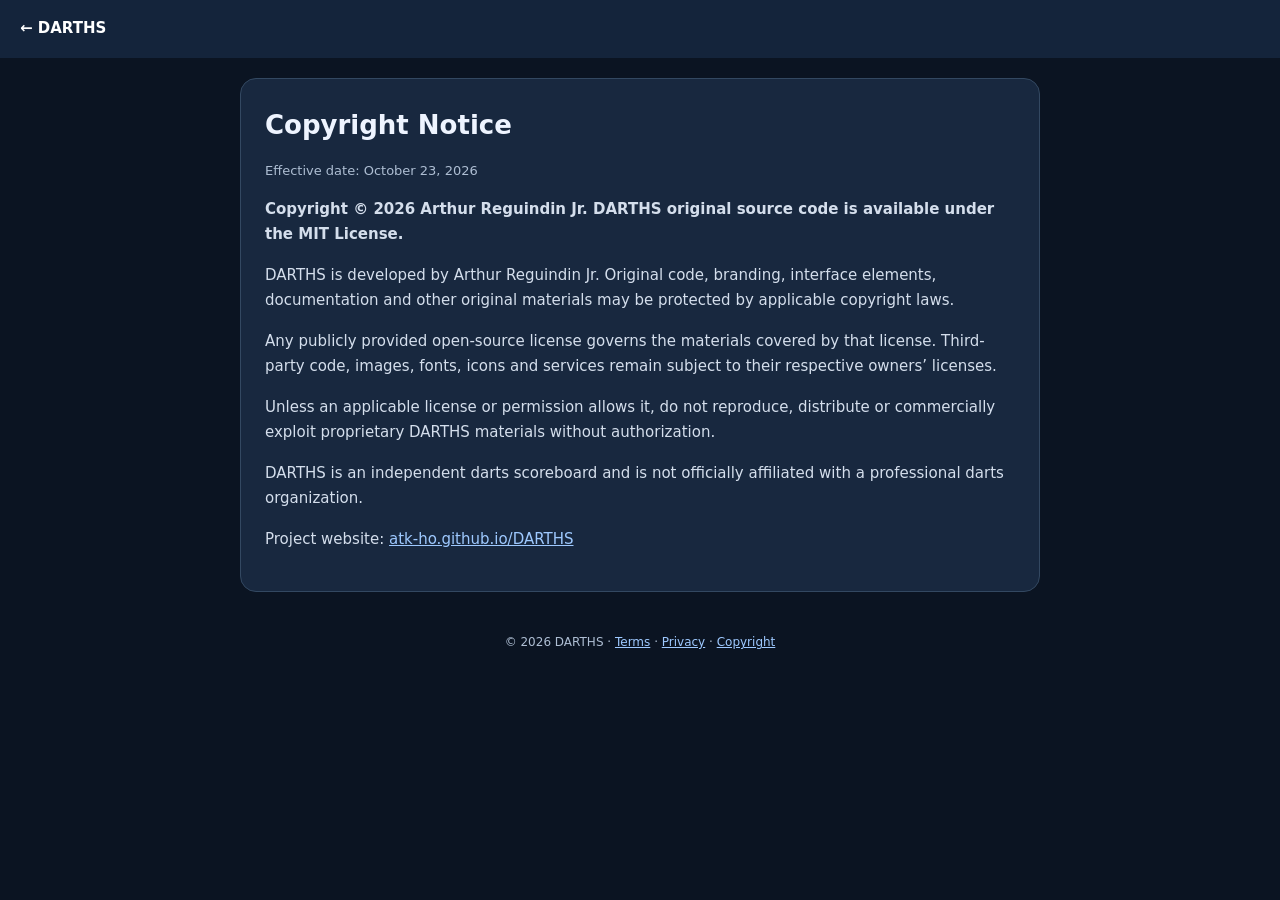
<file: copyright.html>
<!doctype html><html lang="en"><head><meta charset="utf-8"><meta name="viewport" content="width=device-width, initial-scale=1"><meta name="theme-color" content="#14243b"><title>Copyright Notice | DARTHS</title><link rel="icon" href="./icons/icon-192.png"><style>*{box-sizing:border-box}body{margin:0;background:#0b1422;color:#eef4ff;font:15px/1.7 system-ui,Arial,sans-serif}header{background:#14243b;padding:16px 20px}header a{color:#fff;text-decoration:none;font-weight:700}main{max-width:800px;margin:20px auto;padding:24px;background:#18283f;border:1px solid #334861;border-radius:16px}h1{font-size:26px;margin:0 0 5px}h2{font-size:18px;color:#fff;margin-top:26px}p,li{color:#d4deec}a{color:#9ec9ff}.muted{color:#aebed3;font-size:13px}footer{text-align:center;color:#aebed3;font-size:12px;padding:20px}@media(max-width:600px){main{margin:12px;padding:17px}h1{font-size:22px}}</style></head><body><header><a href="./index.html">← DARTHS</a></header><main><h1>Copyright Notice</h1><p class="muted">Effective date: October 23, 2026</p><p><strong>Copyright © 2026 Arthur Reguindin Jr. DARTHS original source code is available under the MIT License.</strong></p><p>DARTHS is developed by Arthur Reguindin Jr. Original code, branding, interface elements, documentation and other original materials may be protected by applicable copyright laws.</p><p>Any publicly provided open-source license governs the materials covered by that license. Third-party code, images, fonts, icons and services remain subject to their respective owners’ licenses.</p><p>Unless an applicable license or permission allows it, do not reproduce, distribute or commercially exploit proprietary DARTHS materials without authorization.</p><p>DARTHS is an independent darts scoreboard and is not officially affiliated with a professional darts organization.</p><p>Project website: <a href="https://atk-ho.github.io/DARTHS/">atk-ho.github.io/DARTHS</a></p></main><footer>© 2026 DARTHS · <a href="./terms.html">Terms</a> · <a href="./privacy.html">Privacy</a> · <a href="./copyright.html">Copyright</a></footer></body></html>
</file>
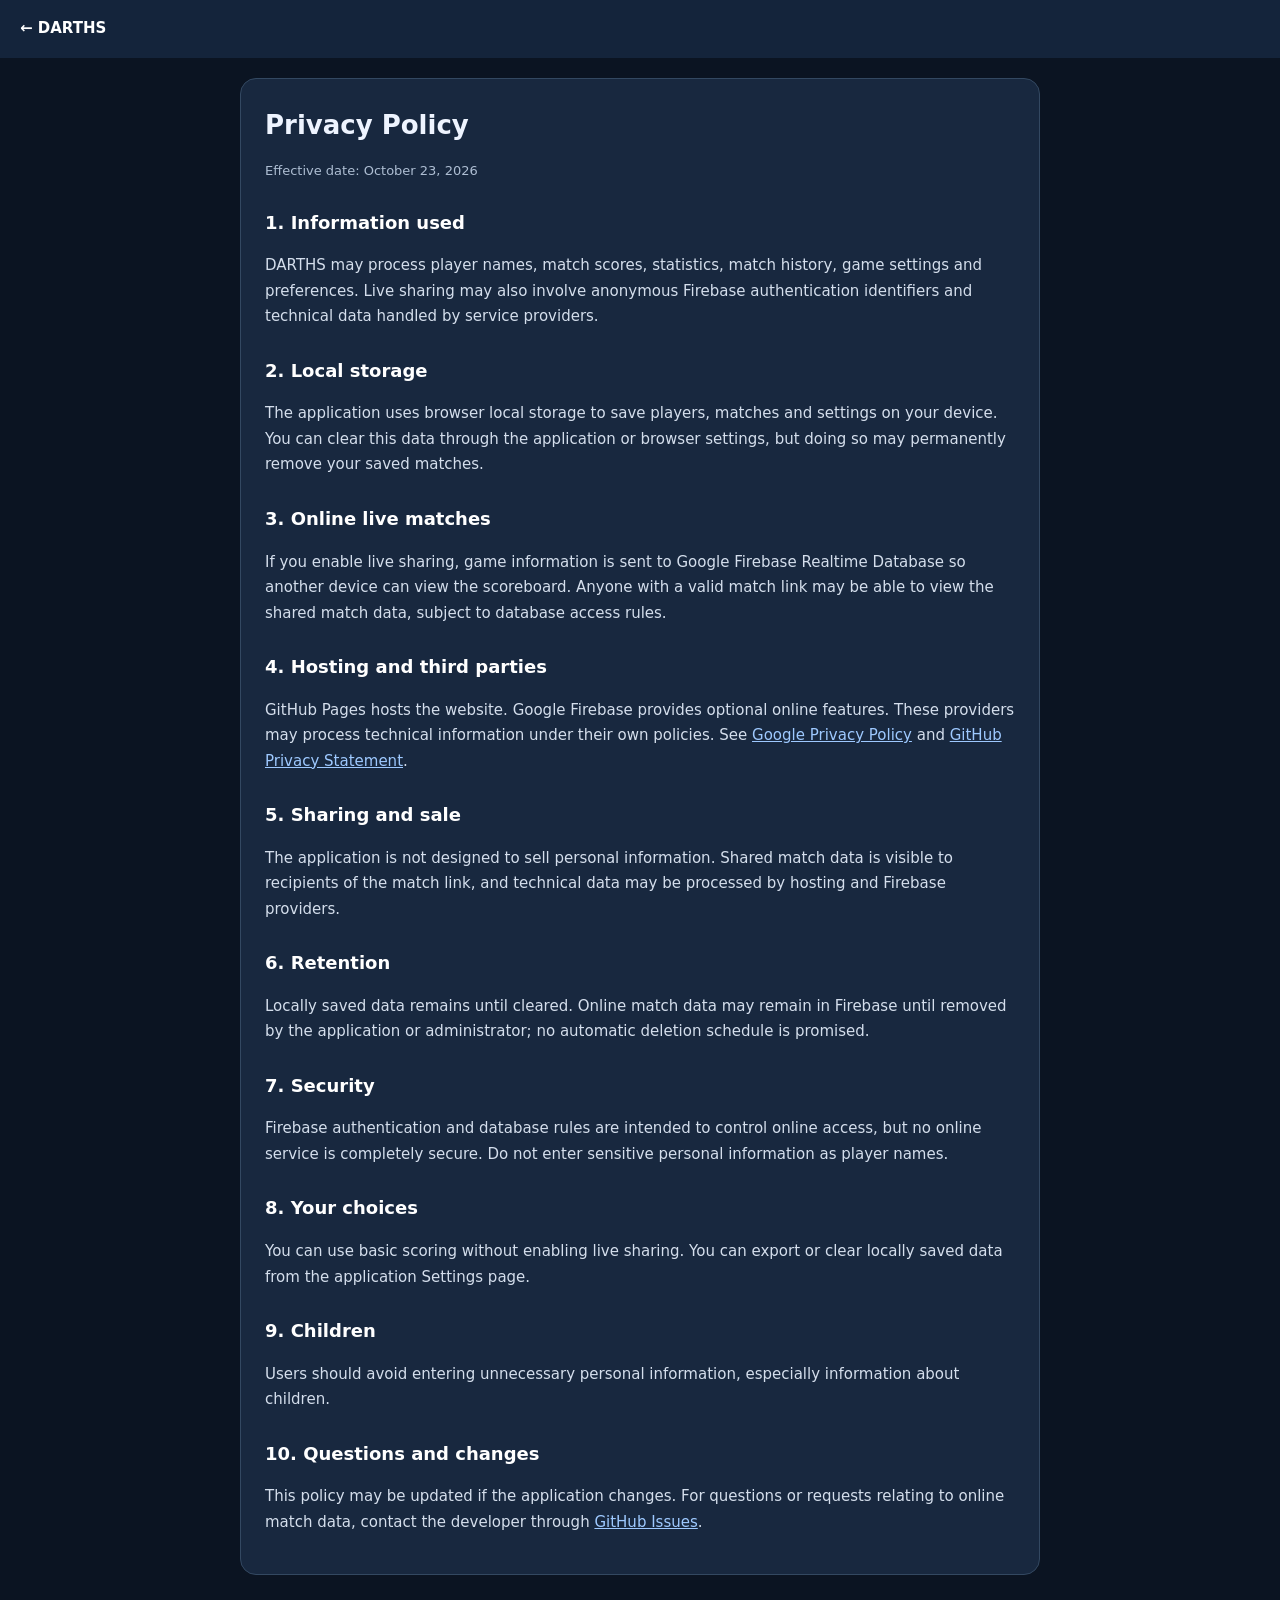
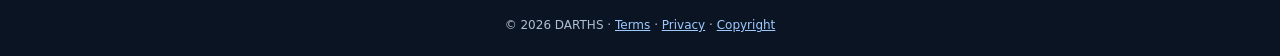
<file: privacy.html>
<!doctype html><html lang="en"><head><meta charset="utf-8"><meta name="viewport" content="width=device-width, initial-scale=1"><meta name="theme-color" content="#14243b"><title>Privacy Policy | DARTHS</title><link rel="icon" href="./icons/icon-192.png"><style>*{box-sizing:border-box}body{margin:0;background:#0b1422;color:#eef4ff;font:15px/1.7 system-ui,Arial,sans-serif}header{background:#14243b;padding:16px 20px}header a{color:#fff;text-decoration:none;font-weight:700}main{max-width:800px;margin:20px auto;padding:24px;background:#18283f;border:1px solid #334861;border-radius:16px}h1{font-size:26px;margin:0 0 5px}h2{font-size:18px;color:#fff;margin-top:26px}p,li{color:#d4deec}a{color:#9ec9ff}.muted{color:#aebed3;font-size:13px}footer{text-align:center;color:#aebed3;font-size:12px;padding:20px}@media(max-width:600px){main{margin:12px;padding:17px}h1{font-size:22px}}</style></head><body><header><a href="./index.html">← DARTHS</a></header><main><h1>Privacy Policy</h1><p class="muted">Effective date: October 23, 2026</p><h2>1. Information used</h2><p>DARTHS may process player names, match scores, statistics, match history, game settings and preferences. Live sharing may also involve anonymous Firebase authentication identifiers and technical data handled by service providers.</p><h2>2. Local storage</h2><p>The application uses browser local storage to save players, matches and settings on your device. You can clear this data through the application or browser settings, but doing so may permanently remove your saved matches.</p><h2>3. Online live matches</h2><p>If you enable live sharing, game information is sent to Google Firebase Realtime Database so another device can view the scoreboard. Anyone with a valid match link may be able to view the shared match data, subject to database access rules.</p><h2>4. Hosting and third parties</h2><p>GitHub Pages hosts the website. Google Firebase provides optional online features. These providers may process technical information under their own policies. See <a href="https://policies.google.com/privacy">Google Privacy Policy</a> and <a href="https://docs.github.com/en/site-policy/privacy-policies/github-general-privacy-statement">GitHub Privacy Statement</a>.</p><h2>5. Sharing and sale</h2><p>The application is not designed to sell personal information. Shared match data is visible to recipients of the match link, and technical data may be processed by hosting and Firebase providers.</p><h2>6. Retention</h2><p>Locally saved data remains until cleared. Online match data may remain in Firebase until removed by the application or administrator; no automatic deletion schedule is promised.</p><h2>7. Security</h2><p>Firebase authentication and database rules are intended to control online access, but no online service is completely secure. Do not enter sensitive personal information as player names.</p><h2>8. Your choices</h2><p>You can use basic scoring without enabling live sharing. You can export or clear locally saved data from the application Settings page.</p><h2>9. Children</h2><p>Users should avoid entering unnecessary personal information, especially information about children.</p><h2>10. Questions and changes</h2><p>This policy may be updated if the application changes. For questions or requests relating to online match data, contact the developer through <a href="https://github.com/atk-ho/DARTHS/issues">GitHub Issues</a>.</p></main><footer>© 2026 DARTHS · <a href="./terms.html">Terms</a> · <a href="./privacy.html">Privacy</a> · <a href="./copyright.html">Copyright</a></footer></body></html>
</file>
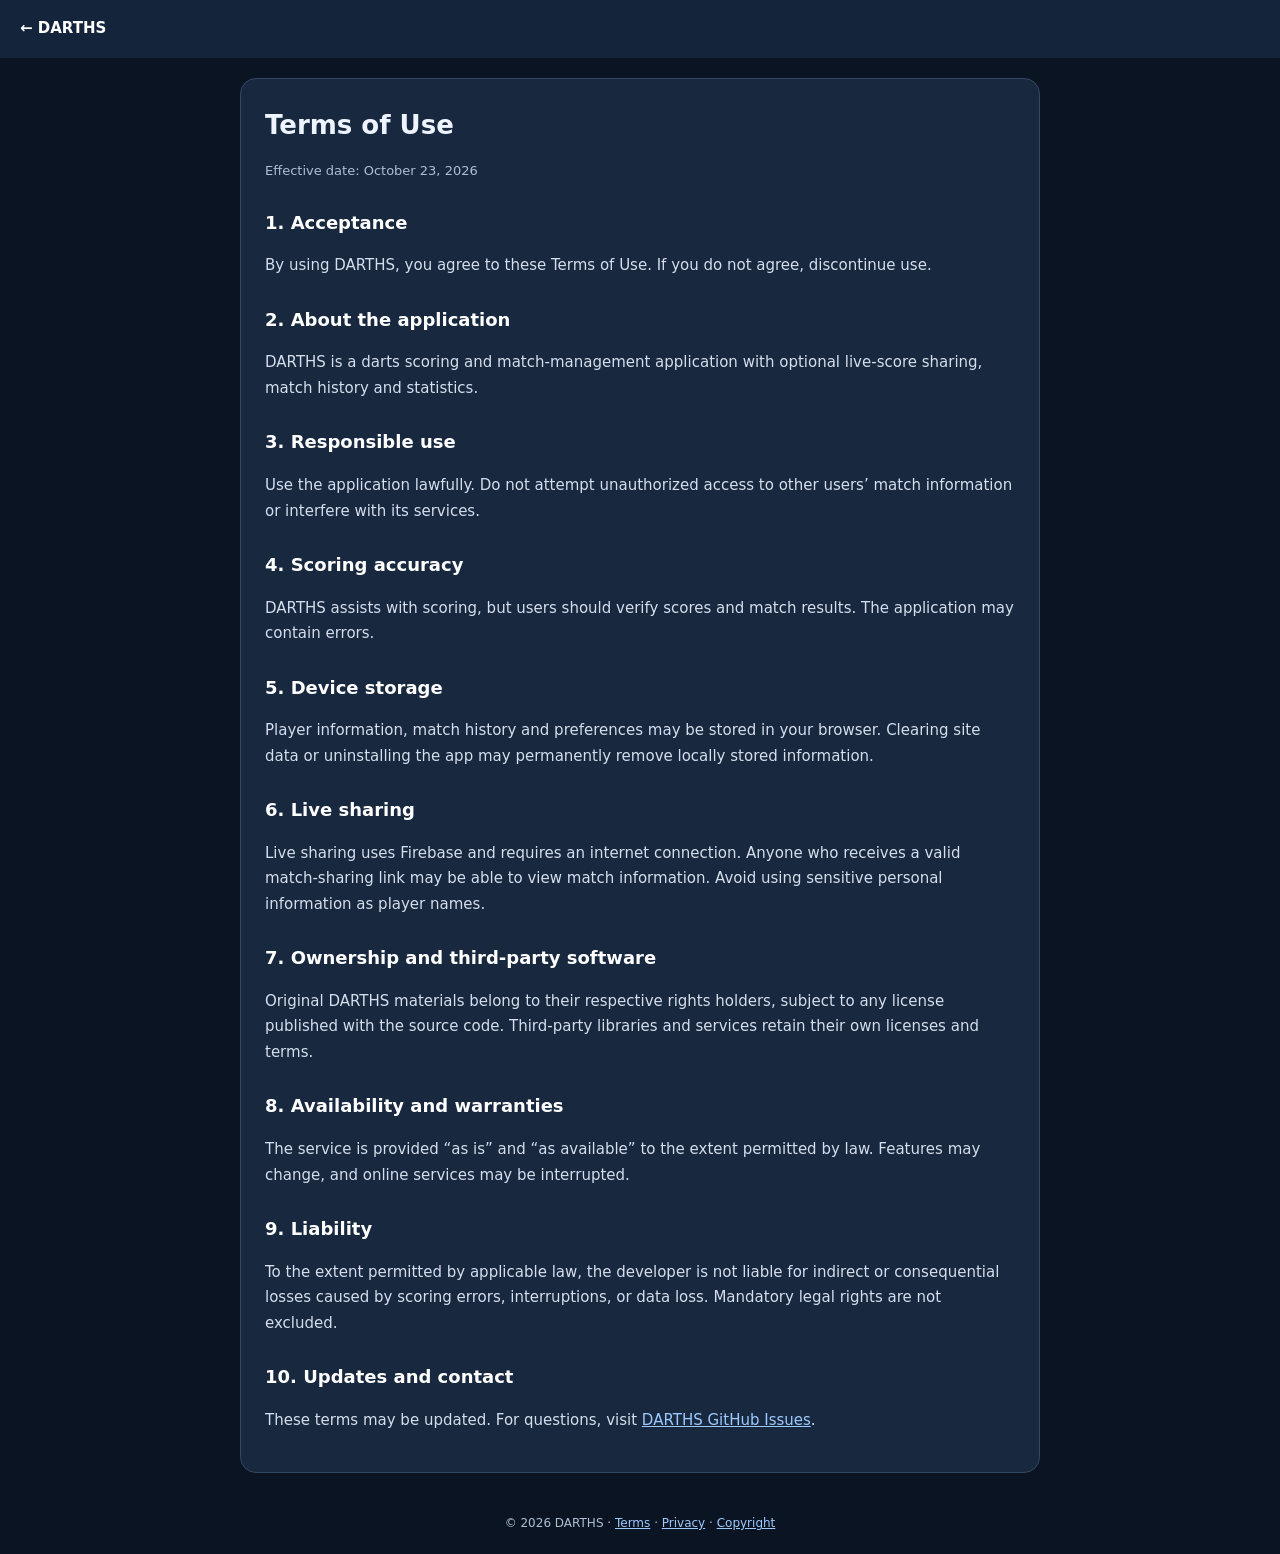
<file: terms.html>
<!doctype html><html lang="en"><head><meta charset="utf-8"><meta name="viewport" content="width=device-width, initial-scale=1"><meta name="theme-color" content="#14243b"><title>Terms of Use | DARTHS</title><link rel="icon" href="./icons/icon-192.png"><style>*{box-sizing:border-box}body{margin:0;background:#0b1422;color:#eef4ff;font:15px/1.7 system-ui,Arial,sans-serif}header{background:#14243b;padding:16px 20px}header a{color:#fff;text-decoration:none;font-weight:700}main{max-width:800px;margin:20px auto;padding:24px;background:#18283f;border:1px solid #334861;border-radius:16px}h1{font-size:26px;margin:0 0 5px}h2{font-size:18px;color:#fff;margin-top:26px}p,li{color:#d4deec}a{color:#9ec9ff}.muted{color:#aebed3;font-size:13px}footer{text-align:center;color:#aebed3;font-size:12px;padding:20px}@media(max-width:600px){main{margin:12px;padding:17px}h1{font-size:22px}}</style></head><body><header><a href="./index.html">← DARTHS</a></header><main><h1>Terms of Use</h1><p class="muted">Effective date: October 23, 2026</p><h2>1. Acceptance</h2><p>By using DARTHS, you agree to these Terms of Use. If you do not agree, discontinue use.</p><h2>2. About the application</h2><p>DARTHS is a darts scoring and match-management application with optional live-score sharing, match history and statistics.</p><h2>3. Responsible use</h2><p>Use the application lawfully. Do not attempt unauthorized access to other users’ match information or interfere with its services.</p><h2>4. Scoring accuracy</h2><p>DARTHS assists with scoring, but users should verify scores and match results. The application may contain errors.</p><h2>5. Device storage</h2><p>Player information, match history and preferences may be stored in your browser. Clearing site data or uninstalling the app may permanently remove locally stored information.</p><h2>6. Live sharing</h2><p>Live sharing uses Firebase and requires an internet connection. Anyone who receives a valid match-sharing link may be able to view match information. Avoid using sensitive personal information as player names.</p><h2>7. Ownership and third-party software</h2><p>Original DARTHS materials belong to their respective rights holders, subject to any license published with the source code. Third-party libraries and services retain their own licenses and terms.</p><h2>8. Availability and warranties</h2><p>The service is provided “as is” and “as available” to the extent permitted by law. Features may change, and online services may be interrupted.</p><h2>9. Liability</h2><p>To the extent permitted by applicable law, the developer is not liable for indirect or consequential losses caused by scoring errors, interruptions, or data loss. Mandatory legal rights are not excluded.</p><h2>10. Updates and contact</h2><p>These terms may be updated. For questions, visit <a href="https://github.com/atk-ho/DARTHS/issues">DARTHS GitHub Issues</a>.</p></main><footer>© 2026 DARTHS · <a href="./terms.html">Terms</a> · <a href="./privacy.html">Privacy</a> · <a href="./copyright.html">Copyright</a></footer></body></html>
</file>
